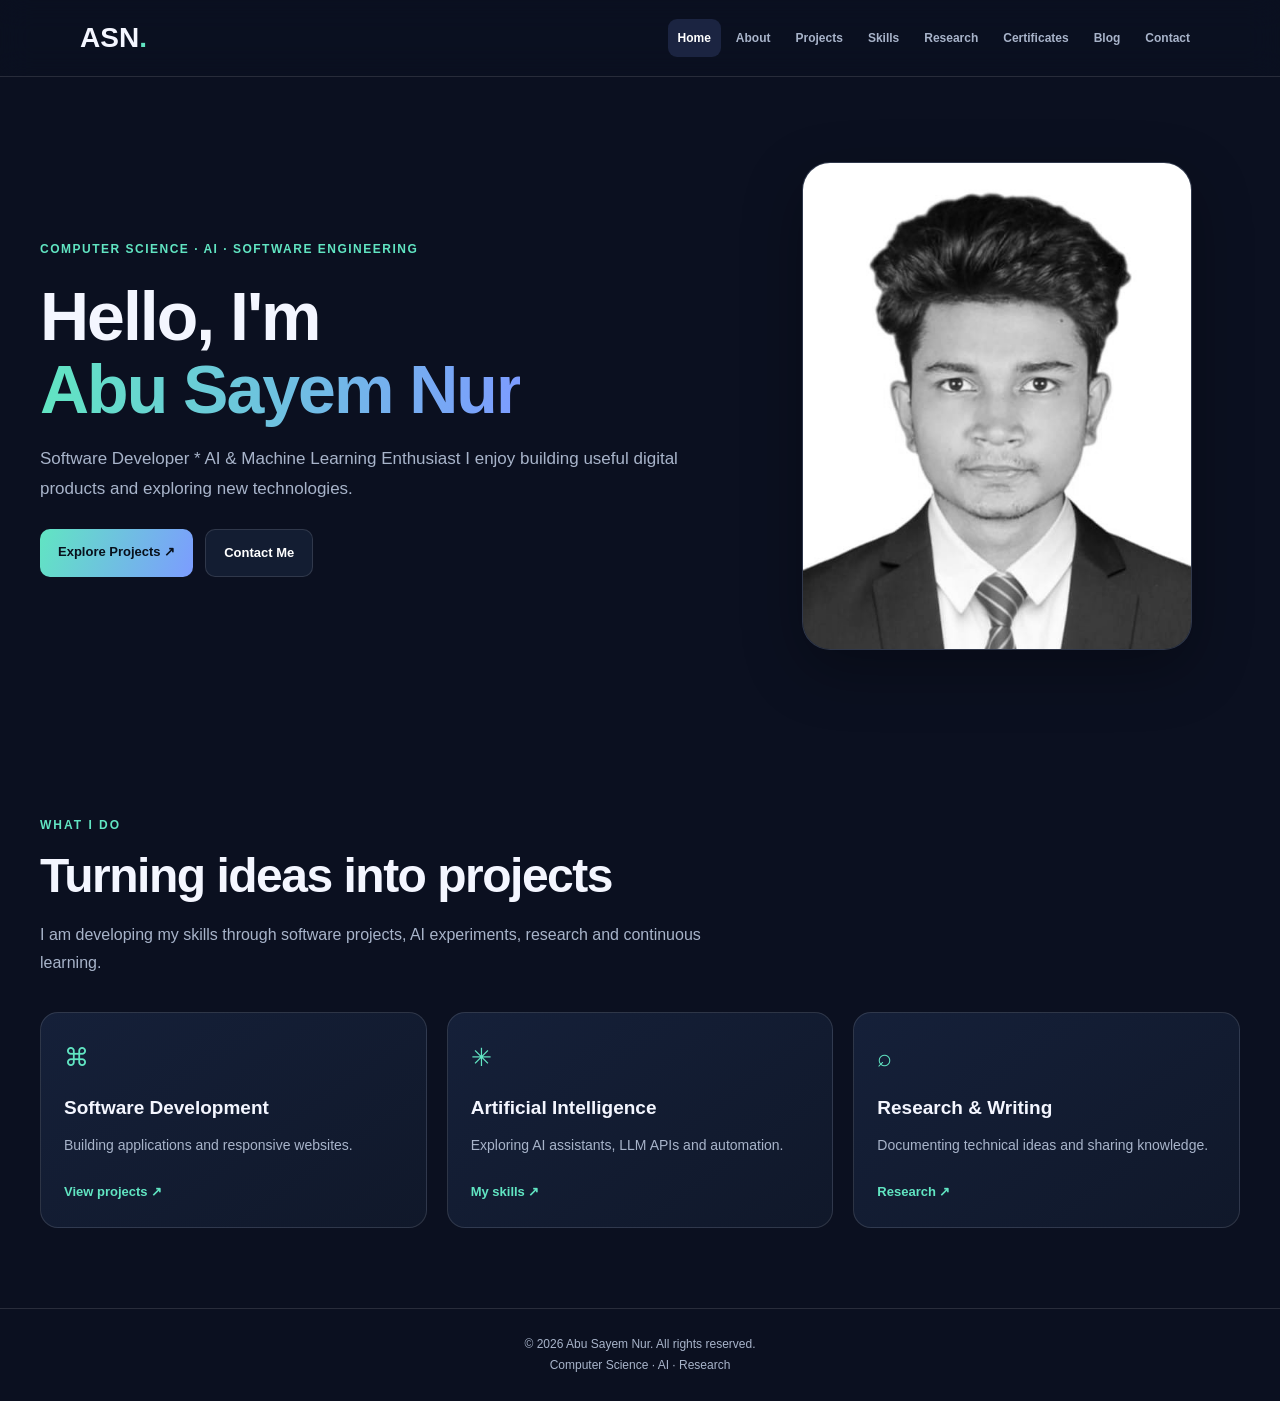
<file: index.html>
<!DOCTYPE html>
<html lang="en">
<head>
  <meta charset="UTF-8">
  <meta name="viewport" content="width=device-width, initial-scale=1.0">
  <meta name="description" content="Abu Sayem Nur — Software Development, AI and Research Portfolio">
  <title>Abu Sayem Nur | Portfolio</title>
  <link rel="stylesheet" href="style.css">
</head>
<body>

<header class="header">
  <div class="nav-container">
    <a href="#home" class="logo">ASN<span>.</span></a>

    <button class="menu-toggle" id="menuToggle"
      aria-label="Toggle navigation">☰</button>

    <nav id="navigation">
      <a href="#home">Home</a>
      <a href="#about">About</a>
      <a href="#projects">Projects</a>
      <a href="#skills">Skills</a>
      <a href="#research">Research</a>
      <a href="#certifications">Certificates</a>
      <a href="#blog">Blog</a>
      <a href="#contact">Contact</a>
    </nav>
  </div>
</header>

<main id="content">
  <div class="loading">Loading portfolio...</div>
</main>

<footer class="footer">
  <p>© <span id="year"></span> Abu Sayem Nur. All rights reserved.</p>
  <p>Computer Science · AI · Research</p>
</footer>

<script>
const sections = [
  "home", "about", "projects", "skills",
  "research", "certifications", "blog", "contact"
];

const content = document.getElementById("content");
const navigation = document.getElementById("navigation");
const menuToggle = document.getElementById("menuToggle");

async function loadSection(name) {
  if (!sections.includes(name)) name = "home";

  try {
    const response = await fetch(`sections/${name}.html`);

    if (!response.ok) {
      throw new Error("Section could not be loaded.");
    }

    content.innerHTML = await response.text();

    document.querySelectorAll("#navigation a").forEach(link => {
      link.classList.toggle(
        "active",
        link.getAttribute("href") === `#${name}`
      );
    });

    document.title =
      name.charAt(0).toUpperCase() + name.slice(1) +
      " | Abu Sayem Nur";

    navigation.classList.remove("open");
    menuToggle.setAttribute("aria-expanded", "false");

    initializePage();
    window.scrollTo({ top: 0, behavior: "smooth" });

  } catch (error) {
    content.innerHTML = `
      <section class="section container">
        <h1>Unable to load this page</h1>
        <p>Please run the website using VS Code Live Server.</p>
      </section>`;
  }
}

function initializePage() {
  // Open project and certificate images in a preview modal.
  document.querySelectorAll("[data-preview]").forEach(image => {
    image.addEventListener("click", () => {
      const modal = document.getElementById("imageModal");
      if (!modal) return;

      modal.querySelector("img").src = image.src;
      modal.classList.add("show");
    });
  });

  const modal = document.getElementById("imageModal");

  if (modal) {
    modal.querySelector(".modal-close").onclick = () => {
      modal.classList.remove("show");
    };

    modal.onclick = event => {
      if (event.target === modal) {
        modal.classList.remove("show");
      }
    };
  }

  // Contact form opens the visitor's email application.
  const form = document.getElementById("contactForm");

  if (form) {
    form.addEventListener("submit", event => {
      event.preventDefault();

      const name = document.getElementById("name").value;
      const email = document.getElementById("email").value;
      const message = document.getElementById("message").value;

      const subject = encodeURIComponent(
        "Portfolio message from " + name
      );

      const body = encodeURIComponent(
        "Name: " + name +
        "\nEmail: " + email +
        "\n\n" + message
      );

      // Replace with your actual email address.
      window.location.href =
        `mailto:your.email@example.com?subject=${subject}&body=${body}`;
    });
  }
}

navigation.addEventListener("click", event => {
  const link = event.target.closest("a[href^='#']");
  if (!link) return;

  event.preventDefault();
  const hash = link.getAttribute("href");

  if (location.hash === hash) {
    loadSection(hash.slice(1));
  } else {
    location.hash = hash;
  }
});

menuToggle.addEventListener("click", () => {
  const isOpen = navigation.classList.toggle("open");
  menuToggle.setAttribute("aria-expanded", String(isOpen));
});

window.addEventListener("hashchange", () => {
  loadSection(location.hash.slice(1) || "home");
});

document.getElementById("year").textContent =
  new Date().getFullYear();

loadSection(location.hash.slice(1) || "home");
</script>

</body>
</html>
</file>
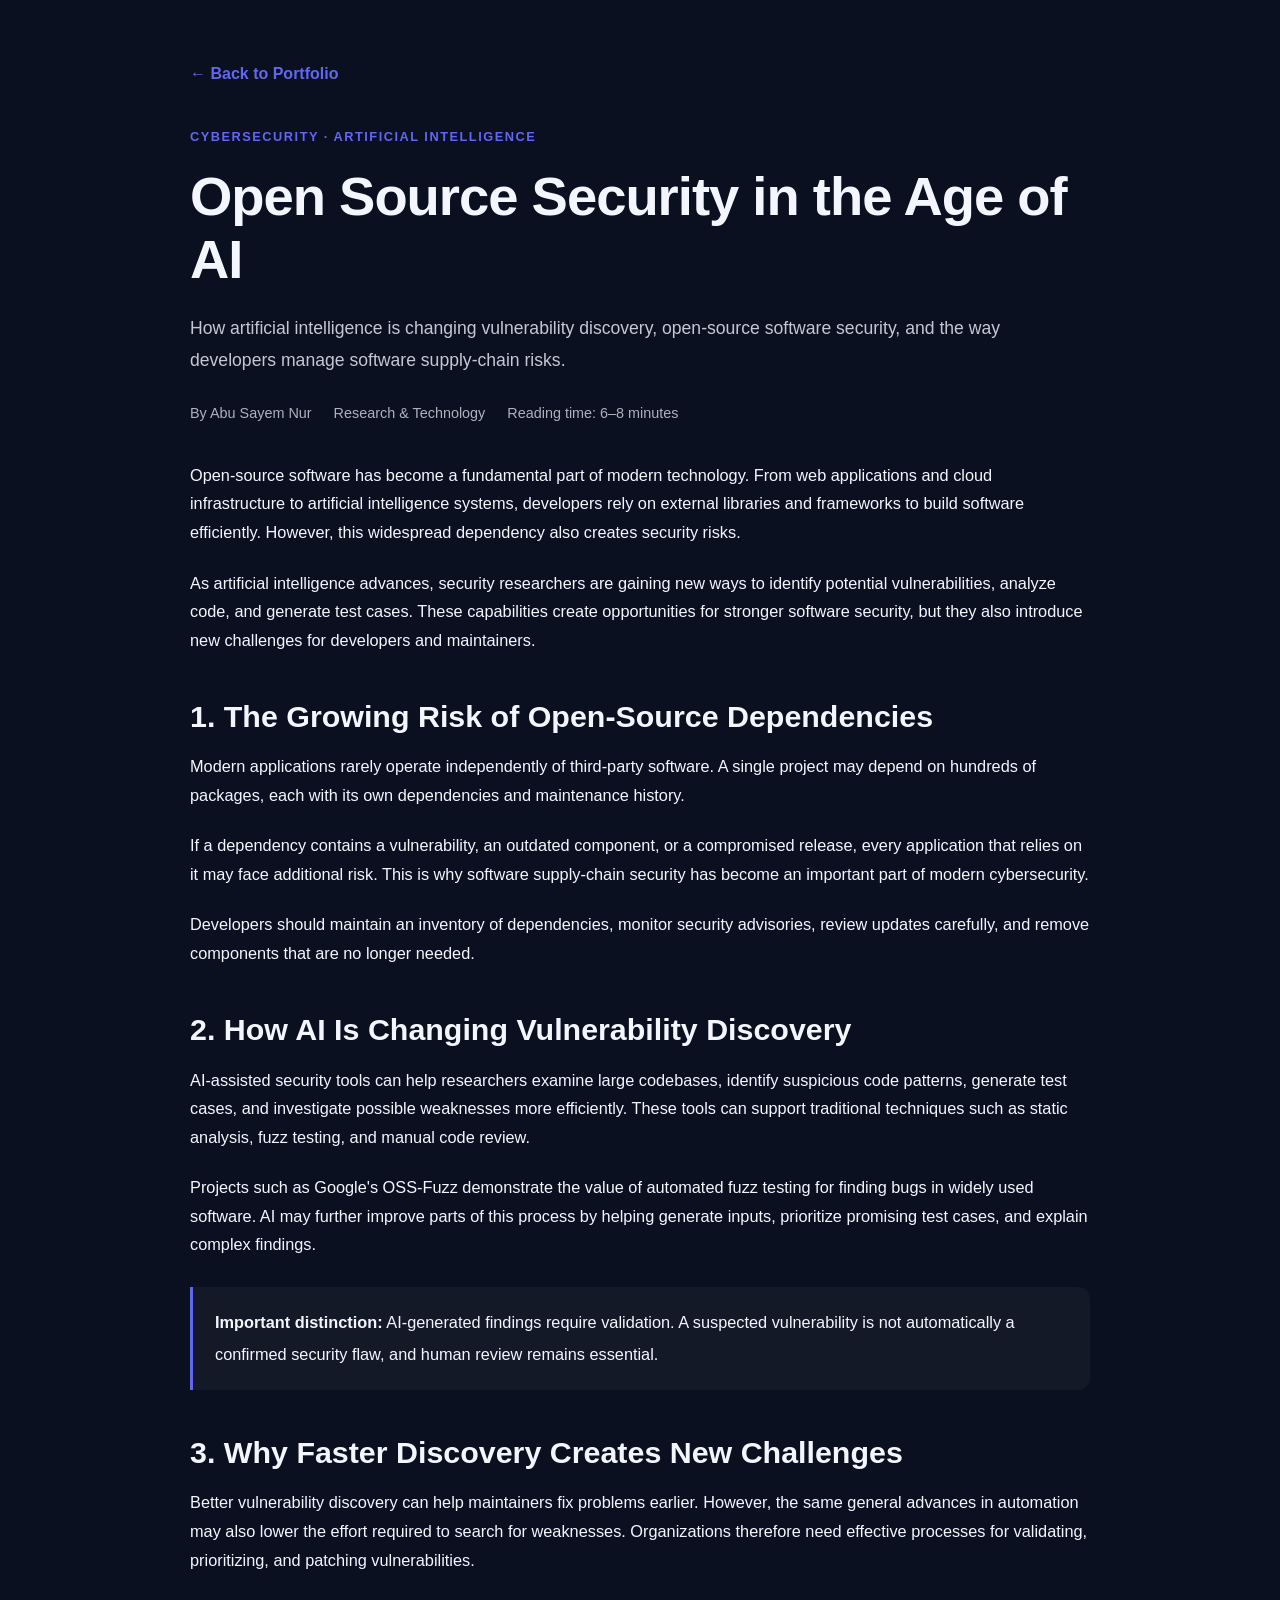
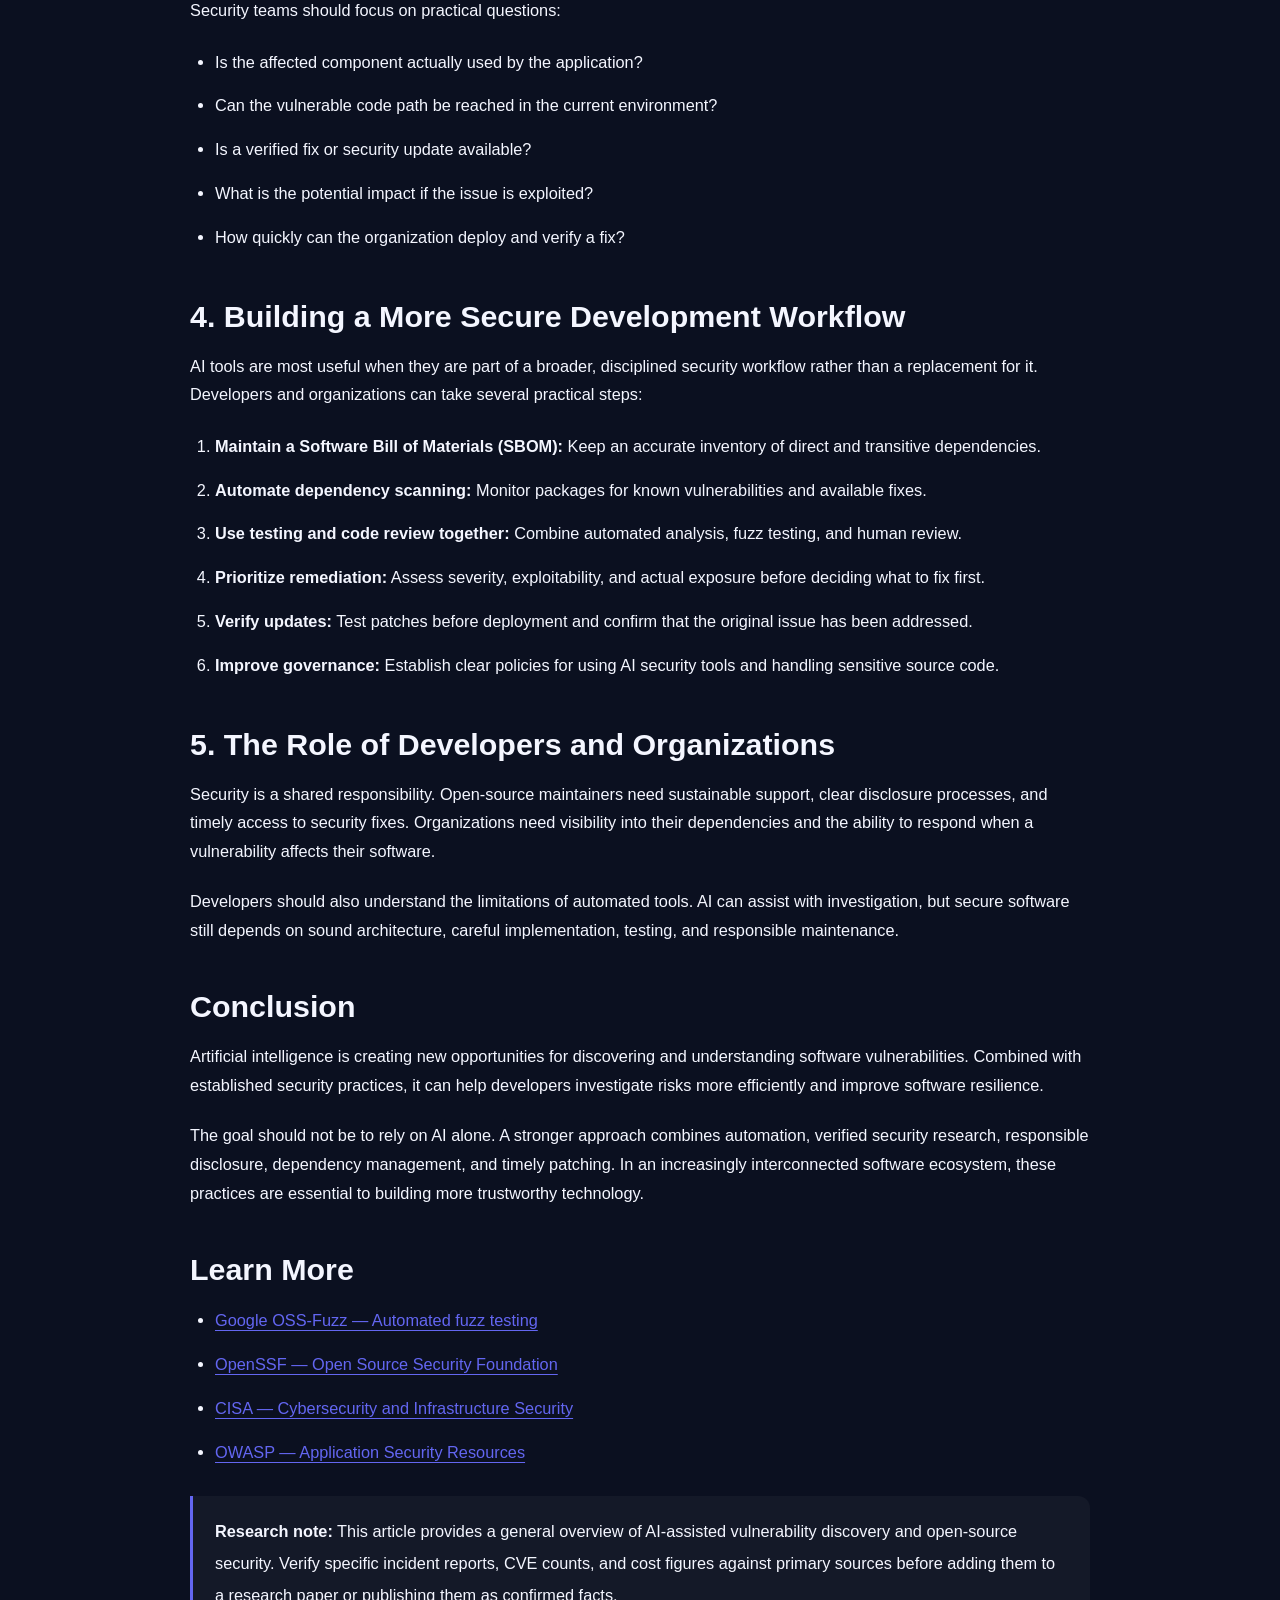
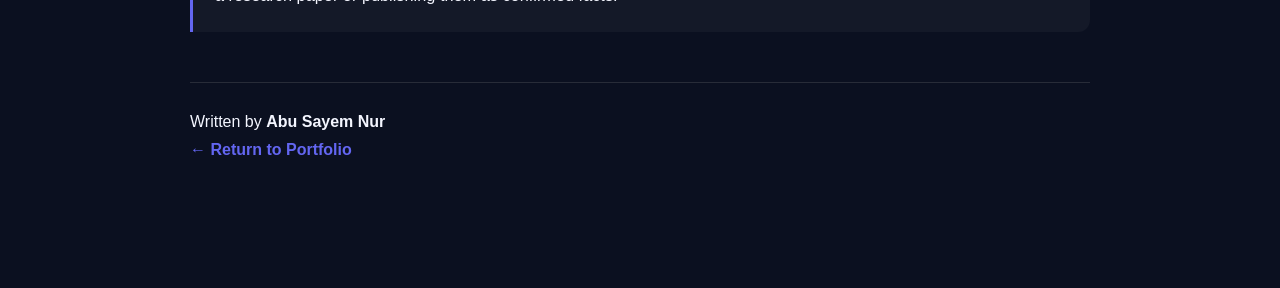
<file: sections/blog-open-source-security.html>
<!DOCTYPE html>
<html lang="en">
<head>
  <meta charset="UTF-8">
  <meta name="viewport" content="width=device-width, initial-scale=1.0">

  <title>Open Source Security in the Age of AI | Abu Sayem Nur</title>

  <meta
    name="description"
    content="An article exploring open-source software security, AI-assisted vulnerability discovery, dependency risks, and practical security strategies."
  >

  <link rel="stylesheet" href="../style.css">

  <style>
    .article-page {
      width: min(900px, 92%);
      margin: 0 auto;
      padding: 60px 0 90px;
    }

    .article-back {
      display: inline-block;
      margin-bottom: 35px;
      text-decoration: none;
      color: var(--accent-color, #6366f1);
      font-weight: 600;
    }

    .article-back:hover {
      opacity: 0.75;
    }

    .article-category {
      display: inline-block;
      font-size: 0.8rem;
      font-weight: 700;
      letter-spacing: 1.5px;
      text-transform: uppercase;
      margin-bottom: 18px;
      color: var(--accent-color, #6366f1);
    }

    .article-title {
      font-size: clamp(2rem, 5vw, 3.4rem);
      line-height: 1.15;
      letter-spacing: -1px;
      margin: 0 0 22px;
    }

    .article-subtitle {
      font-size: 1.1rem;
      line-height: 1.8;
      opacity: 0.8;
      margin-bottom: 25px;
    }

    .article-meta {
      display: flex;
      flex-wrap: wrap;
      gap: 12px 22px;
      font-size: 0.9rem;
      opacity: 0.7;
      margin-bottom: 35px;
    }

    .article-cover {
      width: 100%;
      aspect-ratio: 16 / 9;
      object-fit: cover;
      border-radius: 18px;
      margin-bottom: 38px;
      background: rgba(128, 128, 128, 0.12);
    }

    .article-content {
      font-size: 1.02rem;
      line-height: 1.95;
    }

    .article-content h2 {
      font-size: clamp(1.45rem, 3vw, 1.9rem);
      line-height: 1.35;
      margin: 42px 0 15px;
    }

    .article-content p {
      margin: 0 0 22px;
    }

    .article-content ul,
    .article-content ol {
      padding-left: 25px;
      margin-bottom: 25px;
    }

    .article-content li {
      margin-bottom: 12px;
    }

    .article-content a {
      color: var(--accent-color, #6366f1);
      text-decoration: underline;
      text-underline-offset: 4px;
    }

    .article-note {
      padding: 20px 22px;
      margin: 28px 0;
      border-left: 3px solid var(--accent-color, #6366f1);
      background: rgba(128, 128, 128, 0.08);
      border-radius: 0 12px 12px 0;
    }

    .article-footer {
      margin-top: 50px;
      padding-top: 25px;
      border-top: 1px solid rgba(128, 128, 128, 0.25);
    }

    @media (max-width: 600px) {
      .article-page {
        padding-top: 35px;
      }

      .article-title {
        letter-spacing: -0.5px;
      }

      .article-content {
        font-size: 0.98rem;
      }
    }
  </style>
</head>

<body>

  <main class="article-page">

    <a class="article-back" href="../index.html">
      ← Back to Portfolio
    </a>

    <header>
      <span class="article-category">Cybersecurity · Artificial Intelligence</span>

      <h1 class="article-title">
        Open Source Security in the Age of AI
      </h1>

      <p class="article-subtitle">
        How artificial intelligence is changing vulnerability discovery,
        open-source software security, and the way developers manage
        software supply-chain risks.
      </p>

      <div class="article-meta">
        <span>By Abu Sayem Nur</span>
        <span>Research &amp; Technology</span>
        <span>Reading time: 6–8 minutes</span>
      </div>
    </header>

    <!-- Optional cover image:
         Save your image at sections/assets/images/open-source-security.jpg
         and uncomment the image element below. -->

    <!--
    <img
      class="article-cover"
      src="assets/images/open-source-security.jpg"
      alt="Open-source software security and artificial intelligence"
    >
    -->

    <article class="article-content">

      <p>
        Open-source software has become a fundamental part of modern
        technology. From web applications and cloud infrastructure to
        artificial intelligence systems, developers rely on external
        libraries and frameworks to build software efficiently.
        However, this widespread dependency also creates security risks.
      </p>

      <p>
        As artificial intelligence advances, security researchers are
        gaining new ways to identify potential vulnerabilities, analyze
        code, and generate test cases. These capabilities create
        opportunities for stronger software security, but they also
        introduce new challenges for developers and maintainers.
      </p>

      <h2>1. The Growing Risk of Open-Source Dependencies</h2>

      <p>
        Modern applications rarely operate independently of third-party
        software. A single project may depend on hundreds of packages,
        each with its own dependencies and maintenance history.
      </p>

      <p>
        If a dependency contains a vulnerability, an outdated component,
        or a compromised release, every application that relies on it
        may face additional risk. This is why software supply-chain
        security has become an important part of modern cybersecurity.
      </p>

      <p>
        Developers should maintain an inventory of dependencies, monitor
        security advisories, review updates carefully, and remove
        components that are no longer needed.
      </p>

      <h2>2. How AI Is Changing Vulnerability Discovery</h2>

      <p>
        AI-assisted security tools can help researchers examine large
        codebases, identify suspicious code patterns, generate test
        cases, and investigate possible weaknesses more efficiently.
        These tools can support traditional techniques such as static
        analysis, fuzz testing, and manual code review.
      </p>

      <p>
        Projects such as Google's OSS-Fuzz demonstrate the value of
        automated fuzz testing for finding bugs in widely used software.
        AI may further improve parts of this process by helping generate
        inputs, prioritize promising test cases, and explain complex
        findings.
      </p>

      <div class="article-note">
        <strong>Important distinction:</strong>
        AI-generated findings require validation. A suspected
        vulnerability is not automatically a confirmed security flaw,
        and human review remains essential.
      </div>

      <h2>3. Why Faster Discovery Creates New Challenges</h2>

      <p>
        Better vulnerability discovery can help maintainers fix problems
        earlier. However, the same general advances in automation may
        also lower the effort required to search for weaknesses.
        Organizations therefore need effective processes for validating,
        prioritizing, and patching vulnerabilities.
      </p>

      <p>
        Security teams should focus on practical questions:
      </p>

      <ul>
        <li>Is the affected component actually used by the application?</li>
        <li>Can the vulnerable code path be reached in the current environment?</li>
        <li>Is a verified fix or security update available?</li>
        <li>What is the potential impact if the issue is exploited?</li>
        <li>How quickly can the organization deploy and verify a fix?</li>
      </ul>

      <h2>4. Building a More Secure Development Workflow</h2>

      <p>
        AI tools are most useful when they are part of a broader,
        disciplined security workflow rather than a replacement for it.
        Developers and organizations can take several practical steps:
      </p>

      <ol>
        <li>
          <strong>Maintain a Software Bill of Materials (SBOM):</strong>
          Keep an accurate inventory of direct and transitive dependencies.
        </li>

        <li>
          <strong>Automate dependency scanning:</strong>
          Monitor packages for known vulnerabilities and available fixes.
        </li>

        <li>
          <strong>Use testing and code review together:</strong>
          Combine automated analysis, fuzz testing, and human review.
        </li>

        <li>
          <strong>Prioritize remediation:</strong>
          Assess severity, exploitability, and actual exposure before
          deciding what to fix first.
        </li>

        <li>
          <strong>Verify updates:</strong>
          Test patches before deployment and confirm that the original
          issue has been addressed.
        </li>

        <li>
          <strong>Improve governance:</strong>
          Establish clear policies for using AI security tools and
          handling sensitive source code.
        </li>
      </ol>

      <h2>5. The Role of Developers and Organizations</h2>

      <p>
        Security is a shared responsibility. Open-source maintainers
        need sustainable support, clear disclosure processes, and
        timely access to security fixes. Organizations need visibility
        into their dependencies and the ability to respond when a
        vulnerability affects their software.
      </p>

      <p>
        Developers should also understand the limitations of automated
        tools. AI can assist with investigation, but secure software
        still depends on sound architecture, careful implementation,
        testing, and responsible maintenance.
      </p>

      <h2>Conclusion</h2>

      <p>
        Artificial intelligence is creating new opportunities for
        discovering and understanding software vulnerabilities.
        Combined with established security practices, it can help
        developers investigate risks more efficiently and improve
        software resilience.
      </p>

      <p>
        The goal should not be to rely on AI alone. A stronger approach
        combines automation, verified security research, responsible
        disclosure, dependency management, and timely patching.
        In an increasingly interconnected software ecosystem,
        these practices are essential to building more trustworthy
        technology.
      </p>

      <h2>Learn More</h2>

      <ul>
        <li>
          <a href="https://github.com/google/oss-fuzz"
             target="_blank" rel="noopener noreferrer">
            Google OSS-Fuzz — Automated fuzz testing
          </a>
        </li>

        <li>
          <a href="https://openssf.org/"
             target="_blank" rel="noopener noreferrer">
            OpenSSF — Open Source Security Foundation
          </a>
        </li>

        <li>
          <a href="https://www.cisa.gov/"
             target="_blank" rel="noopener noreferrer">
            CISA — Cybersecurity and Infrastructure Security
          </a>
        </li>

        <li>
          <a href="https://owasp.org/"
             target="_blank" rel="noopener noreferrer">
            OWASP — Application Security Resources
          </a>
        </li>
      </ul>

      <div class="article-note">
        <strong>Research note:</strong>
        This article provides a general overview of AI-assisted
        vulnerability discovery and open-source security. Verify
        specific incident reports, CVE counts, and cost figures against
        primary sources before adding them to a research paper or
        publishing them as confirmed facts.
      </div>

    </article>

    <footer class="article-footer">
      <p>
        Written by <strong>Abu Sayem Nur</strong>
      </p>

      <a class="article-back" href="../index.html">
        ← Return to Portfolio
      </a>
    </footer>

  </main>

</body>
</html>
</file>
<file: style.css>
:root {
  --bg: #0b1020;
  --card: #131d32;
  --text: #f4f6ff;
  --muted: #a8b4ca;
  --accent: #7c9cff;
  --green: #61e5c2;
  --border: rgba(255,255,255,.12);
}

* {
  box-sizing: border-box;
  margin: 0;
  padding: 0;
}

html {
  scroll-behavior: smooth;
}

body {
  background: var(--bg);
  color: var(--text);
  font-family: -apple-system, BlinkMacSystemFont, "Segoe UI",
    Arial, sans-serif;
  line-height: 1.7;
}

a {
  color: inherit;
  text-decoration: none;
}

img {
  max-width: 100%;
  display: block;
}

button, input, textarea {
  font: inherit;
}

.container,
.nav-container {
  width: min(1120px, 92%);
  margin: auto;
}

.header {
  position: sticky;
  top: 0;
  z-index: 100;
  background: rgba(11,16,32,.94);
  border-bottom: 1px solid var(--border);
  backdrop-filter: blur(15px);
}

.nav-container {
  min-height: 76px;
  display: flex;
  justify-content: space-between;
  align-items: center;
  gap: 20px;
}

.logo {
  font-size: 28px;
  font-weight: 900;
  color: var(--text);
}

.logo span {
  color: var(--green);
}

#navigation {
  display: flex;
  gap: 5px;
  align-items: center;
}

#navigation a {
  padding: 9px 10px;
  border-radius: 9px;
  color: var(--muted);
  font-size: 12px;
  font-weight: 600;
  transition: .2s;
}

#navigation a:hover,
#navigation a.active {
  background: rgba(124,156,255,.15);
  color: white;
}

.menu-toggle {
  display: none;
  color: white;
  background: var(--card);
  border: 1px solid var(--border);
  padding: 8px 12px;
  border-radius: 8px;
  cursor: pointer;
}

.section {
  padding: 80px 0;
}

.kicker {
  color: var(--green);
  text-transform: uppercase;
  font-size: 12px;
  letter-spacing: 2px;
  font-weight: 800;
  margin-bottom: 12px;
}

.section-title {
  font-size: clamp(32px, 5vw, 48px);
  line-height: 1.15;
  letter-spacing: -1.5px;
  margin-bottom: 18px;
}

.intro {
  color: var(--muted);
  max-width: 720px;
  margin-bottom: 35px;
}

.gradient {
  background: linear-gradient(90deg, var(--green), var(--accent));
  color: transparent;
  background-clip: text;
  -webkit-background-clip: text;
}

.hero {
  padding: 85px 0;
}

.hero-grid {
  display: grid;
  grid-template-columns: 1.15fr .85fr;
  gap: 55px;
  align-items: center;
}

.hero h1 {
  font-size: clamp(42px, 6vw, 68px);
  line-height: 1.08;
  letter-spacing: -2px;
  margin: 18px 0;
}

.hero p {
  color: var(--muted);
  font-size: 17px;
  margin-bottom: 24px;
}

.eyebrow {
  color: var(--green);
  font-size: 12px;
  font-weight: 800;
  letter-spacing: 1.5px;
}

.hero-photo {
  width: 100%;
  max-width: 390px;
  aspect-ratio: 4 / 5;
  object-fit: cover;
  object-position: center;
  border-radius: 28px;
  border: 1px solid var(--border);
  background: var(--card);
  box-shadow: 0 20px 60px rgba(0,0,0,.3);
  margin: auto;
}

.photo-placeholder {
  min-height: 300px;
  display: grid;
  place-content: center;
  text-align: center;
  padding: 25px;
  border: 1px dashed var(--border);
  border-radius: 20px;
  color: var(--muted);
  background: var(--card);
}

.buttons {
  display: flex;
  gap: 12px;
  flex-wrap: wrap;
  margin-top: 25px;
}

.btn {
  display: inline-block;
  padding: 12px 18px;
  border-radius: 10px;
  font-weight: 700;
  font-size: 13px;
  border: 1px solid var(--border);
  cursor: pointer;
  transition: .2s;
}

.btn-primary {
  background: linear-gradient(110deg, var(--green), var(--accent));
  color: #08101c;
  border: 0;
}

.btn-secondary {
  background: var(--card);
  color: white;
}

.btn:hover {
  transform: translateY(-3px);
}

.grid {
  display: grid;
  grid-template-columns: repeat(3, minmax(0, 1fr));
  gap: 20px;
}

.grid.two {
  grid-template-columns: repeat(2, minmax(0, 1fr));
}

.card {
  min-width: 0;
  background: linear-gradient(145deg, #152039, #10182a);
  border: 1px solid var(--border);
  padding: 23px;
  border-radius: 18px;
  transition: .25s;
}

.card:hover {
  transform: translateY(-4px);
  border-color: var(--accent);
}

.card h3 {
  font-size: 19px;
  margin-bottom: 9px;
}

.card p {
  color: var(--muted);
  font-size: 14px;
  margin-bottom: 15px;
}

.icon {
  font-size: 25px;
  color: var(--green);
  margin-bottom: 14px;
}

.tags {
  display: flex;
  flex-wrap: wrap;
  gap: 7px;
  margin: 15px 0;
}

.tag {
  border: 1px solid var(--border);
  border-radius: 20px;
  padding: 4px 10px;
  color: #c8d4e9;
  font-size: 11px;
}

.text-link {
  display: inline-block;
  color: var(--green);
  font-size: 13px;
  font-weight: 700;
  margin-top: 8px;
}

.about-grid {
  display: grid;
  grid-template-columns: .8fr 1.2fr;
  gap: 40px;
  align-items: start;
}

.about-photo {
  width: 100%;
  max-width: 350px;
  aspect-ratio: 4 / 5;
  object-fit: cover;
  border-radius: 22px;
  border: 1px solid var(--border);
  background: var(--card);
}

.info-grid {
  display: grid;
  grid-template-columns: repeat(2, minmax(0, 1fr));
  gap: 12px;
  margin-top: 25px;
}

.info-item {
  background: var(--card);
  padding: 14px;
  border-radius: 10px;
  border: 1px solid var(--border);
}

.info-item small {
  display: block;
  color: var(--muted);
}

.info-item strong {
  font-size: 13px;
}

.project-image,
.certificate-image {
  width: 100%;
  aspect-ratio: 16 / 9;
  object-fit: cover;
  border-radius: 12px;
  background: #202b40;
  margin-bottom: 18px;
  cursor: zoom-in;
}

.certificate-image {
  aspect-ratio: 4 / 3;
  object-fit: contain;
  background: #f3f5f9;
}

.skill-list {
  display: flex;
  flex-wrap: wrap;
  gap: 10px;
}

.skill-item {
  padding: 9px 13px;
  border: 1px solid var(--border);
  border-radius: 9px;
  background: var(--card);
  font-size: 13px;
}

.timeline {
  border-left: 2px solid var(--accent);
  padding-left: 22px;
  margin: 25px 0;
}

.timeline-item {
  margin-bottom: 24px;
}

.timeline-item p {
  color: var(--muted);
}

.contact-grid {
  display: grid;
  grid-template-columns: .9fr 1.1fr;
  gap: 22px;
}

.contact-form label {
  display: block;
  color: var(--muted);
  font-size: 13px;
  margin: 14px 0 6px;
}

.contact-form input,
.contact-form textarea {
  width: 100%;
  padding: 12px;
  background: var(--bg);
  color: white;
  border: 1px solid var(--border);
  border-radius: 9px;
  outline: none;
}

.contact-form input:focus,
.contact-form textarea:focus {
  border-color: var(--accent);
}

.contact-form textarea {
  min-height: 130px;
  resize: vertical;
}

.footer {
  border-top: 1px solid var(--border);
  padding: 25px 4%;
  text-align: center;
  color: var(--muted);
  font-size: 12px;
}

.loading {
  min-height: 60vh;
  display: grid;
  place-content: center;
  text-align: center;
  color: var(--muted);
}

.modal {
  display: none;
  position: fixed;
  inset: 0;
  z-index: 200;
  background: rgba(0,0,0,.9);
  padding: 25px;
  align-items: center;
  justify-content: center;
}

.modal.show {
  display: flex;
}

.modal img {
  max-width: 95%;
  max-height: 85vh;
  object-fit: contain;
}

.modal-close {
  position: absolute;
  top: 15px;
  right: 25px;
  color: white;
  font-size: 35px;
  background: transparent;
  border: 0;
  cursor: pointer;
}

@media (max-width: 950px) {
  #navigation a {
    padding: 8px 6px;
    font-size: 11px;
  }

  .hero-grid {
    gap: 30px;
  }
}

@media (max-width: 780px) {
  .menu-toggle {
    display: block;
  }

  #navigation {
    display: none;
    position: absolute;
    top: 76px;
    left: 0;
    right: 0;
    padding: 15px 4%;
    background: var(--bg);
    border-bottom: 1px solid var(--border);
    flex-direction: column;
    align-items: stretch;
  }

  #navigation.open {
    display: flex;
  }

  #navigation a {
    font-size: 13px;
    padding: 10px;
  }

  .hero-grid,
  .about-grid,
  .contact-grid {
    grid-template-columns: 1fr;
  }

  .hero-photo {
    max-width: 310px;
  }

  .grid {
    grid-template-columns: repeat(2, minmax(0, 1fr));
  }

  .section {
    padding: 60px 0;
  }
}

@media (max-width: 520px) {
  .grid,
  .grid.two,
  .info-grid {
    grid-template-columns: 1fr;
  }

  .hero h1 {
    letter-spacing: -1.5px;
  }

  .hero p {
    font-size: 15px;
  }

  .card {
    padding: 19px;
  }
}






/* ABOUT PAGE */

.about-section {
  width: min(1120px, 92%);
  margin: 0 auto;
  padding: 55px 0 80px;
  color: #e8edf7;
}

.about-hero {
  display: grid;
  grid-template-columns: 1.5fr 0.8fr;
  align-items: center;
  gap: 50px;
  padding: 35px 0 75px;
}

.section-label {
  display: inline-block;
  margin-bottom: 14px;
  color: #69a8ff;
  font-size: 12px;
  font-weight: 700;
  letter-spacing: 2px;
}

.about-hero h1 {
  margin: 0 0 15px;
  font-size: clamp(38px, 6vw, 64px);
  line-height: 1.1;
}

.about-hero h2 {
  color: #a9bad4;
  font-size: clamp(17px, 2.5vw, 22px);
  line-height: 1.6;
}

.about-hero p,
.about-story p {
  color: #aebbd0;
  font-size: 15px;
  line-height: 1.9;
}

.about-hero-image {
  padding: 12px;
  border: 1px solid #283b58;
  border-radius: 24px;
  background: #111c2d;
}

.about-profile-image {
  display: block;
  width: 100%;
  aspect-ratio: 4 / 5;
  object-fit: cover;
  object-position: center;
  border-radius: 16px;
}

.image-caption {
  display: flex;
  justify-content: space-around;
  gap: 8px;
  padding: 15px 5px 5px;
  color: #aebbd0;
  font-size: 12px;
}

.about-hero-buttons {
  display: flex;
  flex-wrap: wrap;
  gap: 12px;
  margin-top: 25px;
}

.about-btn {
  display: inline-block;
  padding: 12px 18px;
  border-radius: 9px;
  text-decoration: none;
  font-size: 13px;
  font-weight: 600;
}

.about-btn.primary {
  background: #3478f6;
  color: white;
}

.about-btn.secondary {
  border: 1px solid #3b4d68;
  color: #e8edf7;
}

.about-block {
  padding: 45px 0;
  border-top: 1px solid #24344b;
}

.about-heading {
  max-width: 760px;
  margin-bottom: 28px;
}

.about-heading h2 {
  margin: 0 0 12px;
  font-size: clamp(26px, 4vw, 38px);
}

.about-heading p,
.about-note {
  color: #aebbd0;
  line-height: 1.8;
}

.about-info-grid,
.about-project-grid,
.about-skills-grid,
.about-research-grid,
.about-goals-grid {
  display: grid;
  grid-template-columns: repeat(2, minmax(0, 1fr));
  gap: 18px;
}

.about-info-card,
.about-project-card,
.about-skill-item,
.about-research-card,
.about-goal-card,
.about-highlight-card {
  overflow: hidden;
  border: 1px solid #293b55;
  border-radius: 16px;
  background: #111c2d;
}

.about-info-card,
.about-skill-item,
.about-research-card,
.about-goal-card {
  padding: 24px;
}

.about-card-number,
.about-goal-card > span {
  color: #69a8ff;
  font-size: 13px;
  font-weight: 700;
}

.about-info-card h3,
.about-skill-item h3,
.about-research-card h3,
.about-goal-card h3,
.about-project-card h3 {
  margin: 12px 0;
  color: #f0f4fb;
}

.about-info-card p,
.about-skill-item p,
.about-research-card p,
.about-goal-card p,
.about-project-body p {
  color: #aebbd0;
  font-size: 14px;
  line-height: 1.8;
}

.about-timeline {
  position: relative;
  margin-left: 8px;
  padding-left: 28px;
  border-left: 1px solid #3c5373;
}

.about-timeline-item {
  position: relative;
  padding: 0 0 32px;
}

.timeline-dot {
  position: absolute;
  top: 5px;
  left: -34px;
  width: 11px;
  height: 11px;
  border: 3px solid #69a8ff;
  border-radius: 50%;
  background: #0b1220;
}

.timeline-date {
  color: #69a8ff;
  font-size: 12px;
  font-weight: 700;
}

.timeline-content h3 {
  margin-bottom: 6px;
}

.timeline-content h4 {
  margin-top: 0;
  color: #aebbd0;
  font-weight: 500;
}

.timeline-content p {
  color: #aebbd0;
  line-height: 1.8;
}

.about-story {
  max-width: 900px;
}

.about-project-card {
  display: flex;
  flex-direction: column;
}

.about-project-image {
  overflow: hidden;
  background: #17263b;
}

.about-project-image img {
  display: block;
  width: 100%;
  aspect-ratio: 16 / 9;
  object-fit: cover;
}

.about-project-body {
  padding: 22px;
}

.project-category {
  color: #69a8ff;
  font-size: 11px;
  font-weight: 700;
  letter-spacing: 1px;
}

.about-tags {
  display: flex;
  flex-wrap: wrap;
  gap: 8px;
  margin-top: 16px;
}

.about-tags span {
  padding: 6px 10px;
  border: 1px solid #30435e;
  border-radius: 7px;
  color: #c4d2e8;
  font-size: 11px;
}

.about-project-link {
  display: inline-block;
  margin-top: 18px;
  color: #80b5ff;
  text-decoration: none;
}

.about-highlight-card {
  display: flex;
  align-items: flex-start;
  gap: 20px;
  padding: 25px;
}

.about-highlight-icon {
  display: grid;
  flex-shrink: 0;
  width: 48px;
  height: 48px;
  place-items: center;
  border-radius: 12px;
  background: #203c65;
  color: #9cc6ff;
  font-size: 25px;
  font-weight: 700;
}

.about-highlight-card p {
  color: #aebbd0;
  line-height: 1.8;
}

.about-note {
  margin-top: 22px;
  font-size: 13px;
}

.about-philosophy {
  margin: 35px 0;
  padding: 35px;
  border: 1px solid #293b55;
  border-radius: 18px;
  background: #111c2d;
}

.about-philosophy blockquote {
  margin: 10px 0 18px;
  font-size: clamp(23px, 4vw, 36px);
  font-weight: 600;
  line-height: 1.5;
}

.about-philosophy p {
  color: #aebbd0;
  line-height: 1.8;
}

.about-social-links {
  display: grid;
  grid-template-columns: repeat(3, minmax(0, 1fr));
  gap: 14px;
}

.about-social-links a {
  display: flex;
  flex-direction: column;
  gap: 8px;
  padding: 20px;
  border: 1px solid #293b55;
  border-radius: 12px;
  color: #edf3ff;
  text-decoration: none;
  background: #111c2d;
}

.about-social-links a span {
  color: #9aabc3;
  font-size: 12px;
}

.about-social-links a:hover,
.about-info-card:hover,
.about-project-card:hover {
  border-color: #578fe8;
}

@media (max-width: 760px) {
  .about-hero {
    grid-template-columns: 1fr;
    gap: 28px;
  }

  .about-hero-image {
    max-width: 360px;
  }

  .about-info-grid,
  .about-project-grid,
  .about-skills-grid,
  .about-research-grid,
  .about-goals-grid {
    grid-template-columns: 1fr;
  }

  .about-social-links {
    grid-template-columns: 1fr;
  }

  .about-philosophy {
    padding: 24px;
  }
}






/* ==============================
   CERTIFICATIONS SECTION
============================== */

.certifications-section {
  padding: 90px 24px;
  color: #f5f5f5;
  background: #0b0d12;
  min-height: 100vh;
}

.certifications-container {
  max-width: 1200px;
  margin: 0 auto;
}

.certifications-header {
  max-width: 720px;
  margin: 0 auto 55px;
  text-align: center;
}

.section-tag {
  display: inline-block;
  margin-bottom: 16px;
  color: #6da5ff;
  font-size: 12px;
  font-weight: 700;
  letter-spacing: 3px;
}

.certifications-header h1 {
  margin: 0 0 18px;
  color: #ffffff;
  font-size: clamp(36px, 5vw, 56px);
  font-weight: 800;
  letter-spacing: -1.5px;
}

.certifications-header p {
  margin: 0;
  color: #a5adbb;
  font-size: 16px;
  line-height: 1.8;
}

.certificates-grid {
  display: grid;
  grid-template-columns: repeat(3, minmax(0, 1fr));
  gap: 28px;
}

.certificate-card {
  overflow: hidden;
  background: #131720;
  border: 1px solid #252b38;
  border-radius: 16px;
  transition:
    transform 0.3s ease,
    border-color 0.3s ease,
    box-shadow 0.3s ease;
}

.certificate-card:hover {
  transform: translateY(-6px);
  border-color: #4f8cff;
  box-shadow: 0 16px 35px rgba(0, 0, 0, 0.25);
}

.certificate-image {
  display: flex;
  align-items: center;
  justify-content: center;
  padding: 16px;
  background: #1a1f2a;
  aspect-ratio: 4 / 3;
  overflow: hidden;
}

.certificate-image img {
  display: block;
  width: 100%;
  height: 100%;
  object-fit: contain;
  border-radius: 6px;
}

.certificate-info {
  padding: 22px;
}

.certificate-number {
  display: inline-block;
  margin-bottom: 12px;
  color: #7caaff;
  font-size: 10px;
  font-weight: 700;
  letter-spacing: 2px;
}

.certificate-info h3 {
  margin: 0 0 10px;
  color: #ffffff;
  font-size: 19px;
  line-height: 1.5;
}

.certificate-provider {
  margin: 0;
  color: #a5adbb;
  font-size: 14px;
}

.certificate-link {
  display: flex;
  align-items: center;
  justify-content: space-between;
  gap: 10px;
  margin-top: 22px;
  padding: 12px 14px;
  border: 1px solid #3b67a8;
  border-radius: 8px;
  color: #91b9ff;
  background: transparent;
  text-decoration: none;
  font-size: 13px;
  font-weight: 600;
  transition:
    background 0.3s ease,
    color 0.3s ease,
    border-color 0.3s ease;
}

.certificate-link:hover {
  color: #ffffff;
  background: #2866c7;
  border-color: #2866c7;
}

.certificate-link span {
  font-size: 18px;
}

.certifications-footer {
  margin-top: 55px;
  text-align: center;
}

.certifications-footer p {
  color: #8e97a7;
  font-size: 14px;
  line-height: 1.7;
}

/* Tablet */
@media (max-width: 900px) {
  .certificates-grid {
    grid-template-columns: repeat(2, minmax(0, 1fr));
    gap: 22px;
  }

  .certifications-section {
    padding: 70px 20px;
  }
}

/* Mobile */
@media (max-width: 580px) {
  .certificates-grid {
    grid-template-columns: 1fr;
    gap: 22px;
  }

  .certifications-section {
    padding: 55px 16px;
  }

  .certifications-header {
    margin-bottom: 35px;
  }

  .certificate-info {
    padding: 20px;
  }

  .certificate-info h3 {
    font-size: 18px;
  }
}










/* ==========================
   BLOG CARDS
========================== */

.blog-card {
  overflow: hidden;
  transition: transform 0.3s ease,
              border-color 0.3s ease;
}

.blog-card:hover {
  transform: translateY(-5px);
  border-color: #648fff;
}

.blog-card-link {
  display: block;
  height: 100%;
  color: inherit;
  text-decoration: none;
}

.blog-card .project-image {
  display: block;
  width: 100%;
  aspect-ratio: 16 / 9;
  object-fit: cover;
  background: #151a25;
}

.blog-card-content {
  padding: 22px;
}

.blog-card-content .tags {
  margin-bottom: 16px;
}

.blog-card-content h2 {
  margin: 0 0 12px;
  font-size: 22px;
  line-height: 1.45;
}

.blog-card-content p {
  color: var(--muted, #a5adbb);
  font-size: 14px;
  line-height: 1.8;
}

.blog-card-meta {
  display: flex;
  flex-wrap: wrap;
  justify-content: space-between;
  gap: 8px;
  margin: 20px 0;
  padding-top: 14px;
  border-top: 1px solid var(--border, #293142);
  color: var(--muted, #a5adbb);
  font-size: 12px;
}

.blog-card-content .text-link {
  display: inline-block;
  color: #79a7ff;
  font-weight: 700;
}

.blog-card:hover .text-link {
  color: #a8c6ff;
}

@media (max-width: 600px) {
  .blog-card-content {
    padding: 18px;
  }

  .blog-card-content h2 {
    font-size: 20px;
  }
}






/* =====================================
   RESPONSIVE DESIGN
   iPhone, Tablet, MacBook & Large Screens
===================================== */

/* Prevent unwanted horizontal scrolling */
*,
*::before,
*::after {
  box-sizing: border-box;
}

html {
  width: 100%;
  scroll-behavior: smooth;
  -webkit-text-size-adjust: 100%;
}

body {
  width: 100%;
  max-width: 100%;
  margin: 0;
  overflow-x: clip;
}

img,
video,
iframe,
svg {
  max-width: 100%;
}

img {
  height: auto;
}

button,
input,
textarea,
select {
  max-width: 100%;
  font: inherit;
}

a {
  overflow-wrap: anywhere;
}

/* General responsive containers */
.container,
.section-container,
.section-inner {
  width: min(100% - 48px, 1200px);
  margin-inline: auto;
}

/* Responsive headings */
h1 {
  font-size: clamp(2.2rem, 5vw, 4.5rem);
  line-height: 1.12;
  overflow-wrap: anywhere;
}

h2 {
  font-size: clamp(1.7rem, 3.5vw, 2.8rem);
  line-height: 1.2;
}

p {
  line-height: 1.75;
}

/* Responsive project and certificate cards */
.projects-grid,
.project-grid,
.certifications-grid,
.certificates-grid,
.skills-grid,
.blog-grid {
  display: grid;
  grid-template-columns: repeat(3, minmax(0, 1fr));
  gap: 24px;
}

.projects-grid > *,
.project-grid > *,
.certifications-grid > *,
.certificates-grid > *,
.skills-grid > *,
.blog-grid > * {
  min-width: 0;
}

.project-card img,
.certificate-card img,
.blog-card img {
  max-width: 100%;
  height: auto;
  object-fit: cover;
}

/* Tablet and small laptop */
@media (max-width: 1024px) {
  .container,
  .section-container,
  .section-inner {
    width: min(100% - 40px, 900px);
  }

  .projects-grid,
  .project-grid,
  .certifications-grid,
  .certificates-grid,
  .skills-grid,
  .blog-grid {
    grid-template-columns: repeat(2, minmax(0, 1fr));
    gap: 20px;
  }
}

/* iPhone and other mobile devices */
@media (max-width: 600px) {
  .container,
  .section-container,
  .section-inner {
    width: calc(100% - 32px);
  }

  section {
    scroll-margin-top: 80px;
  }

  h1 {
    font-size: clamp(2rem, 9vw, 3rem);
    line-height: 1.15;
  }

  h2 {
    font-size: clamp(1.55rem, 7vw, 2.1rem);
  }

  p {
    font-size: 0.96rem;
  }

  .projects-grid,
  .project-grid,
  .certifications-grid,
  .certificates-grid,
  .skills-grid,
  .blog-grid {
    grid-template-columns: minmax(0, 1fr);
    gap: 18px;
  }

  /* Make buttons easier to tap */
  button,
  .btn,
  .button {
    min-height: 44px;
  }

  /* Prevent long text from breaking the layout */
  h1,
  h2,
  h3,
  p,
  .project-card,
  .certificate-card,
  .blog-card {
    min-width: 0;
    overflow-wrap: anywhere;
  }

  /* Avoid oversized images */
  .hero img,
  .hero-photo,
  .hero-photo img {
    max-width: 100%;
  }
}

/* Very small phones */
@media (max-width: 380px) {
  .container,
  .section-container,
  .section-inner {
    width: calc(100% - 24px);
  }

  h1 {
    font-size: 1.9rem;
  }
}

/* Respect reduced-motion preferences */
@media (prefers-reduced-motion: reduce) {
  *,
  *::before,
  *::after {
    scroll-behavior: auto !important;
    animation-duration: 0.01ms !important;
    animation-iteration-count: 1 !important;
    transition-duration: 0.01ms !important;
  }
}
</file>
